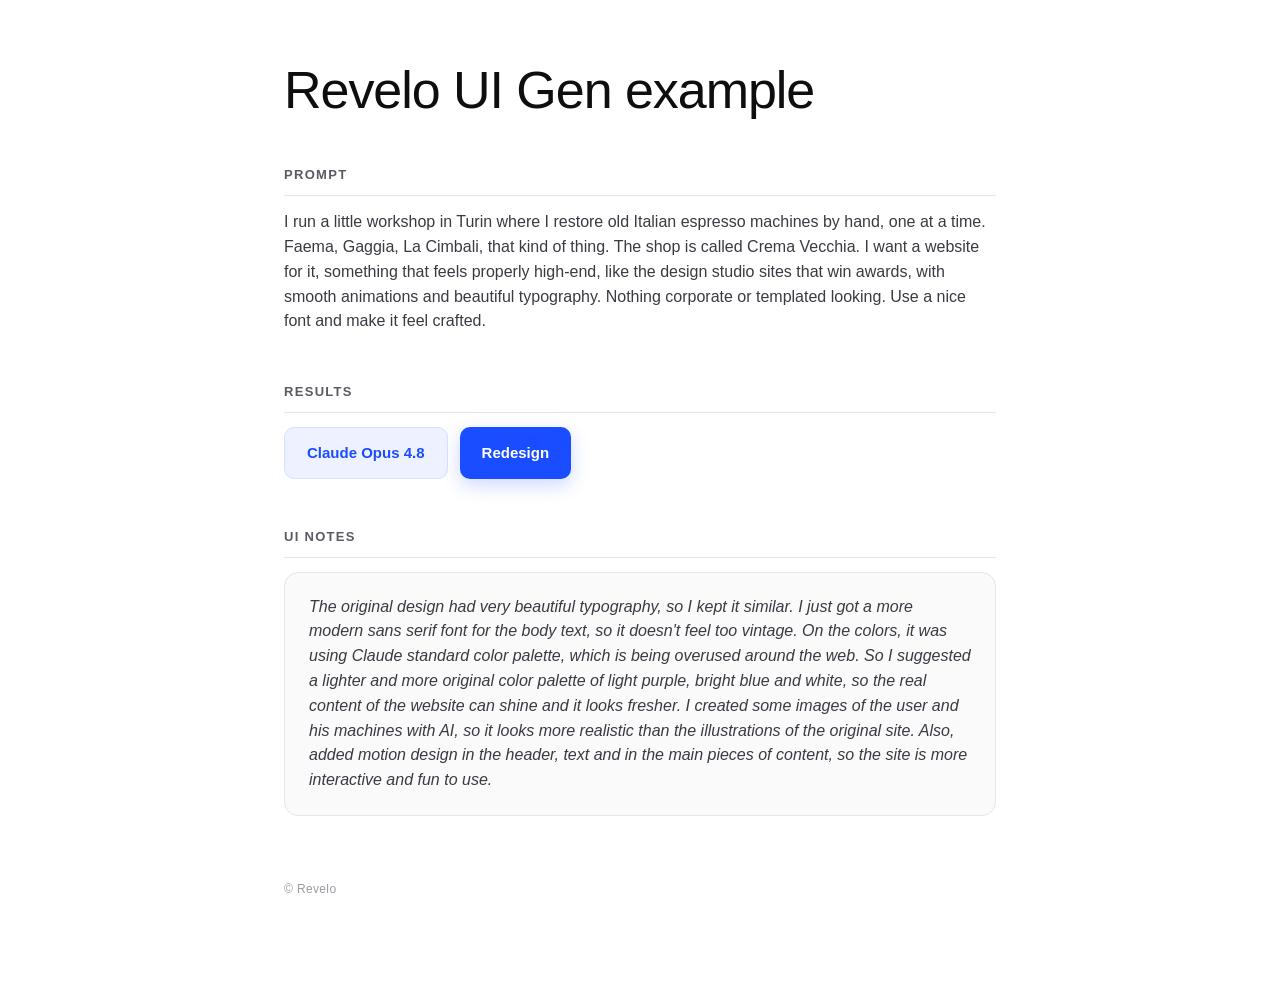
<file: index.html>
<!DOCTYPE html>
<html lang="en">
<head>
<meta charset="UTF-8">
<meta name="viewport" content="width=device-width, initial-scale=1">
<title>Revelo UI Gen example</title>
<style>
  :root{
    --ink:#0e0e10;
    --paper:#ffffff;
    --muted:#5a5a63;
    --line:#e6e6ea;
    --accent:#1a4dff;
    --accent-soft:#eef1ff;
  }
  *{box-sizing:border-box}
  body{
    margin:0;
    font-family:-apple-system,BlinkMacSystemFont,"Segoe UI",Helvetica,Arial,sans-serif;
    color:var(--ink);
    background:var(--paper);
    line-height:1.55;
    -webkit-font-smoothing:antialiased;
  }
  .wrap{max-width:760px;margin:0 auto;padding:64px 24px 96px}
  .brand{
    display:inline-flex;align-items:center;gap:8px;
    font-size:13px;font-weight:600;letter-spacing:.04em;text-transform:uppercase;
    color:var(--accent);margin-bottom:40px;
  }
  .brand .dot{width:9px;height:9px;border-radius:50%;background:var(--accent);display:inline-block}
  h1{
    font-size:clamp(34px,6vw,52px);
    line-height:1.02;
    letter-spacing:-.02em;
    font-weight:400;
    margin:0 0 8px;
  }
  .eyebrow{
    font-size:12px;font-weight:700;letter-spacing:.12em;text-transform:uppercase;
    color:var(--muted);margin:0 0 32px;
  }
  h2{
    font-size:13px;font-weight:700;letter-spacing:.1em;text-transform:uppercase;
    color:var(--muted);
    margin:48px 0 14px;padding-bottom:10px;border-bottom:1px solid var(--line);
  }
  p{margin:0 0 16px;color:#2a2a30}
  .prompt p{color:#3a3a42}
  .buttons{display:flex;flex-wrap:wrap;gap:12px;margin-top:8px}
  .btn{
    display:inline-flex;align-items:center;gap:8px;
    padding:13px 22px;border-radius:10px;
    font-size:15px;font-weight:600;text-decoration:none;
    transition:transform .12s ease, box-shadow .12s ease;
  }
  .btn:hover{transform:translateY(-1px)}
  .btn--primary{background:var(--accent);color:#fff;box-shadow:0 6px 18px rgba(26,77,255,.22)}
  .btn--ghost{background:var(--accent-soft);color:var(--accent);border:1px solid #d9e0ff}
  .notes{
    background:#fafafb;border:1px solid var(--line);border-radius:14px;
    padding:22px 24px;margin-top:14px;
  }
  .notes p{margin:0;color:#3a3a42}
  footer{margin-top:64px;font-size:12px;color:#9a9aa2;letter-spacing:.03em}
</style>
</head>
<body>
<div class="wrap">

  <h1>Revelo UI Gen example</h1>

  <h2>Prompt</h2>
  <div class="prompt">
    <p>
      I run a little workshop in Turin where I restore old Italian espresso machines by hand, one at a time. Faema, Gaggia, La Cimbali, that kind of thing. The shop is called Crema Vecchia. I want a website for it, something that feels properly high-end, like the design studio sites that win awards, with smooth animations and beautiful typography. Nothing corporate or templated looking. Use a nice font and make it feel crafted.
    </p>
  </div>

  <h2>Results</h2>
  <div class="buttons">
    <a class="btn btn--ghost" href="model/index.html" target="_blank">Claude Opus 4.8</a>
    <a class="btn btn--primary" href="redesign" target="_blank">Redesign</a>
  </div>

  <h2>UI Notes</h2>
  <div class="notes">
    <p>
      <em>The original design had very beautiful typography, so I kept it similar. I just got a more modern sans serif font for the body text, so it doesn't feel too vintage. On the colors, it was using Claude standard color palette, which is being overused around the web. So I suggested a lighter and more original color palette of light purple, bright blue and white, so the real content of the website can shine and it looks fresher. I created some images of the user and his machines with AI, so it looks more realistic than the illustrations of the original site. Also, added motion design in the header, text and in the main pieces of content, so the site is more interactive and fun to use.</em>
    </p>
  </div>

  <footer>© Revelo</footer>

</div>
</body>
</html>
</file>
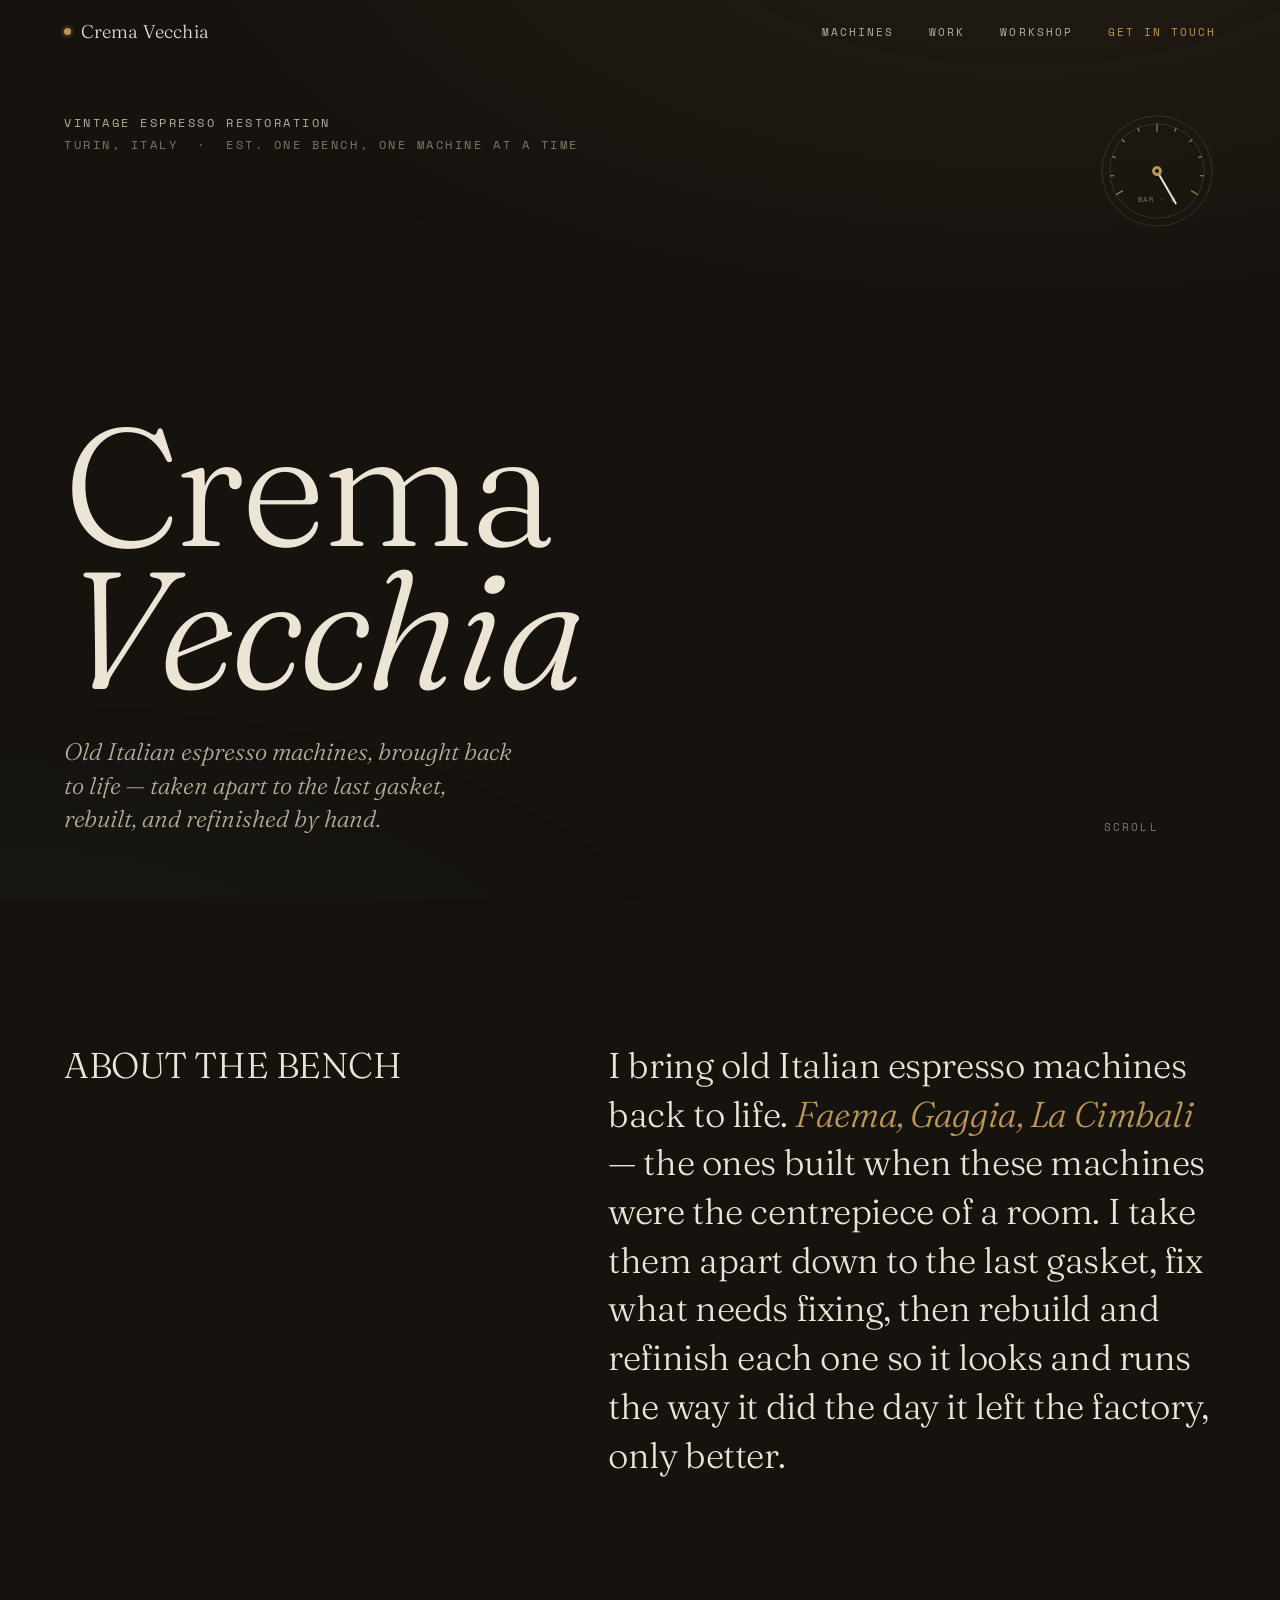
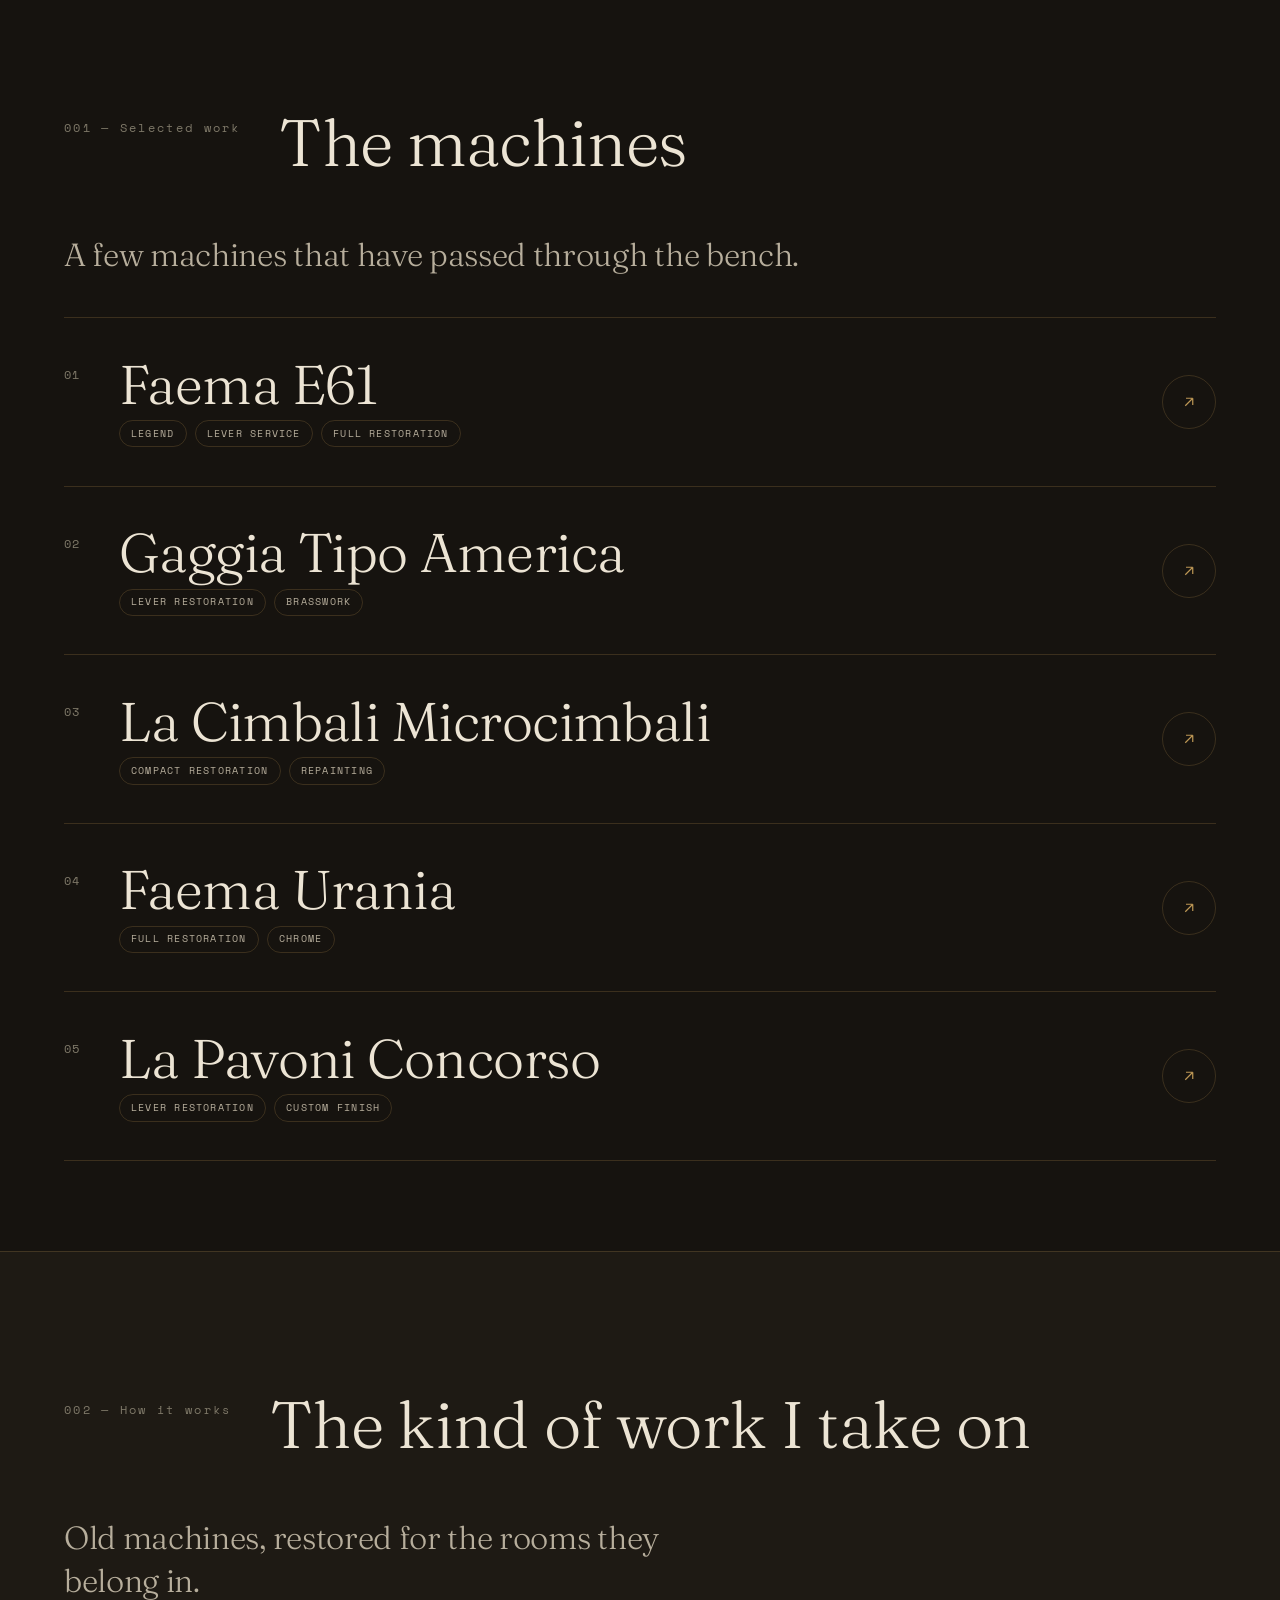
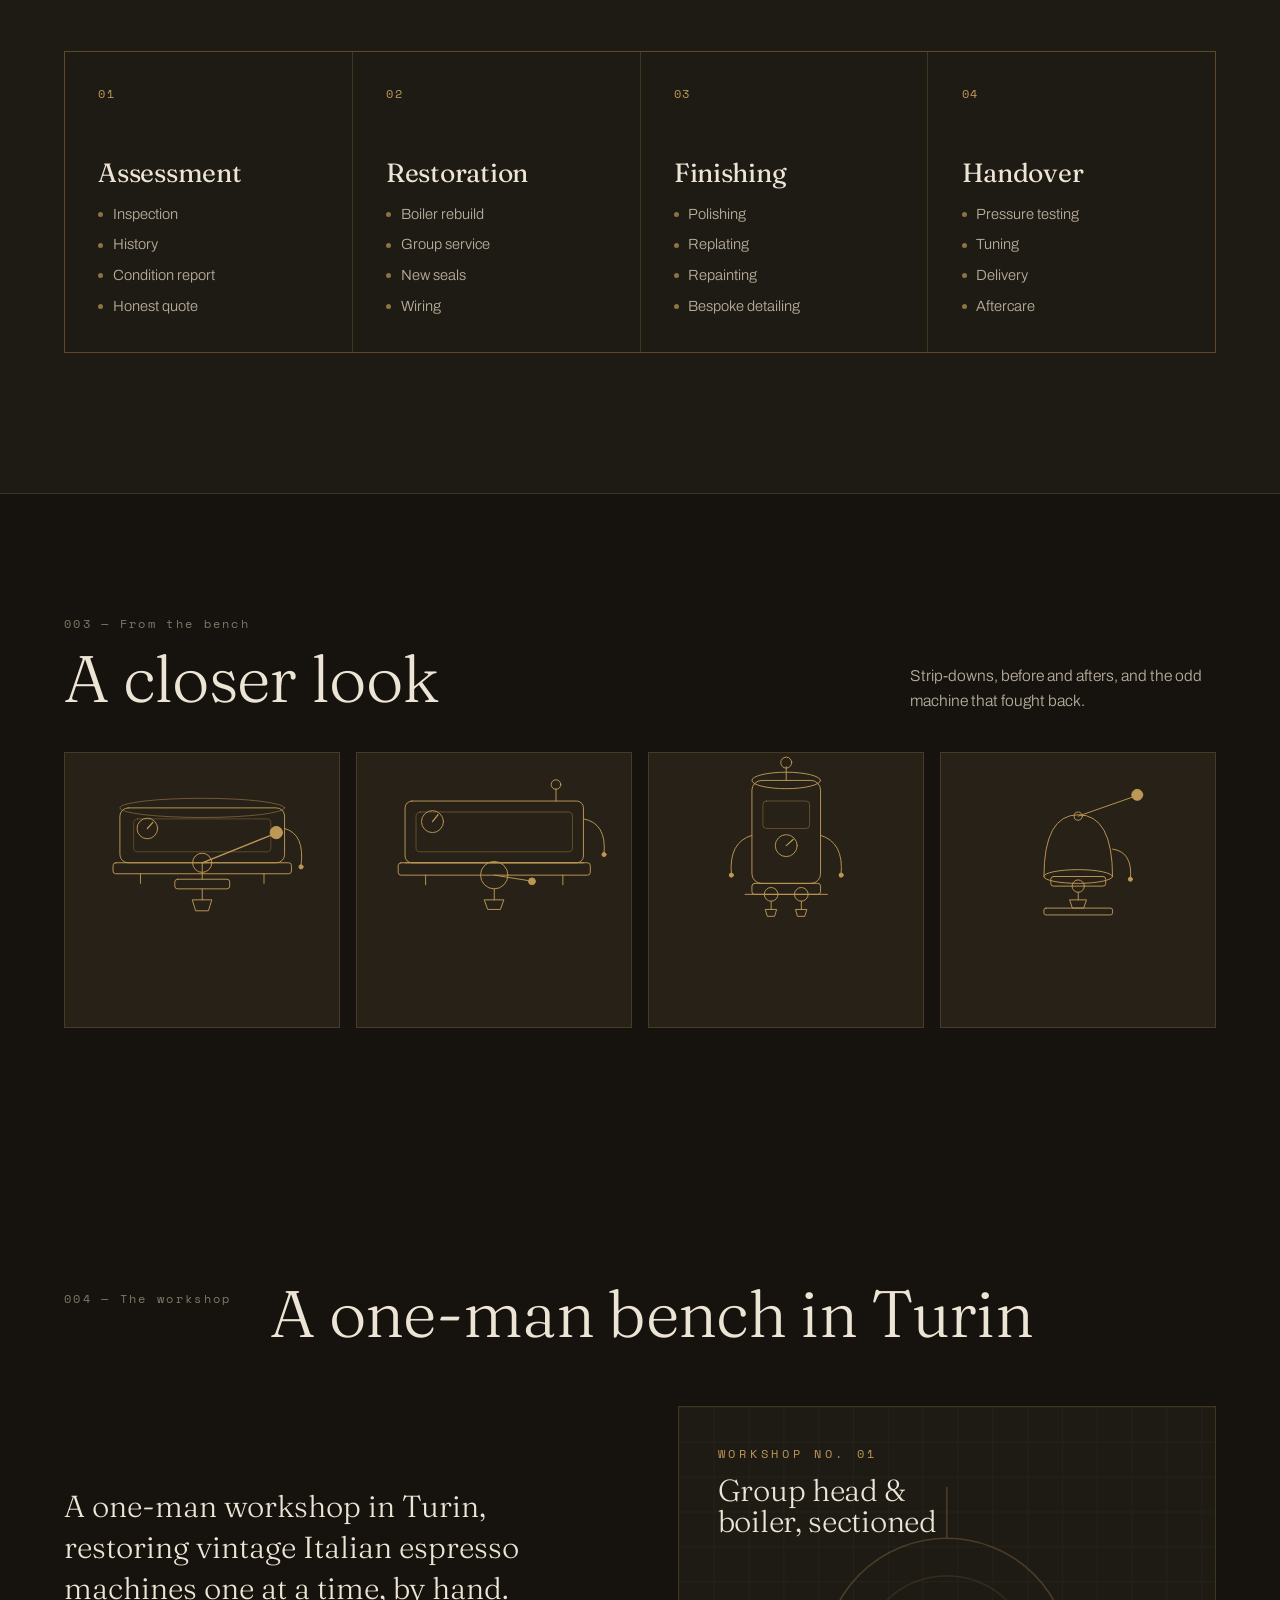
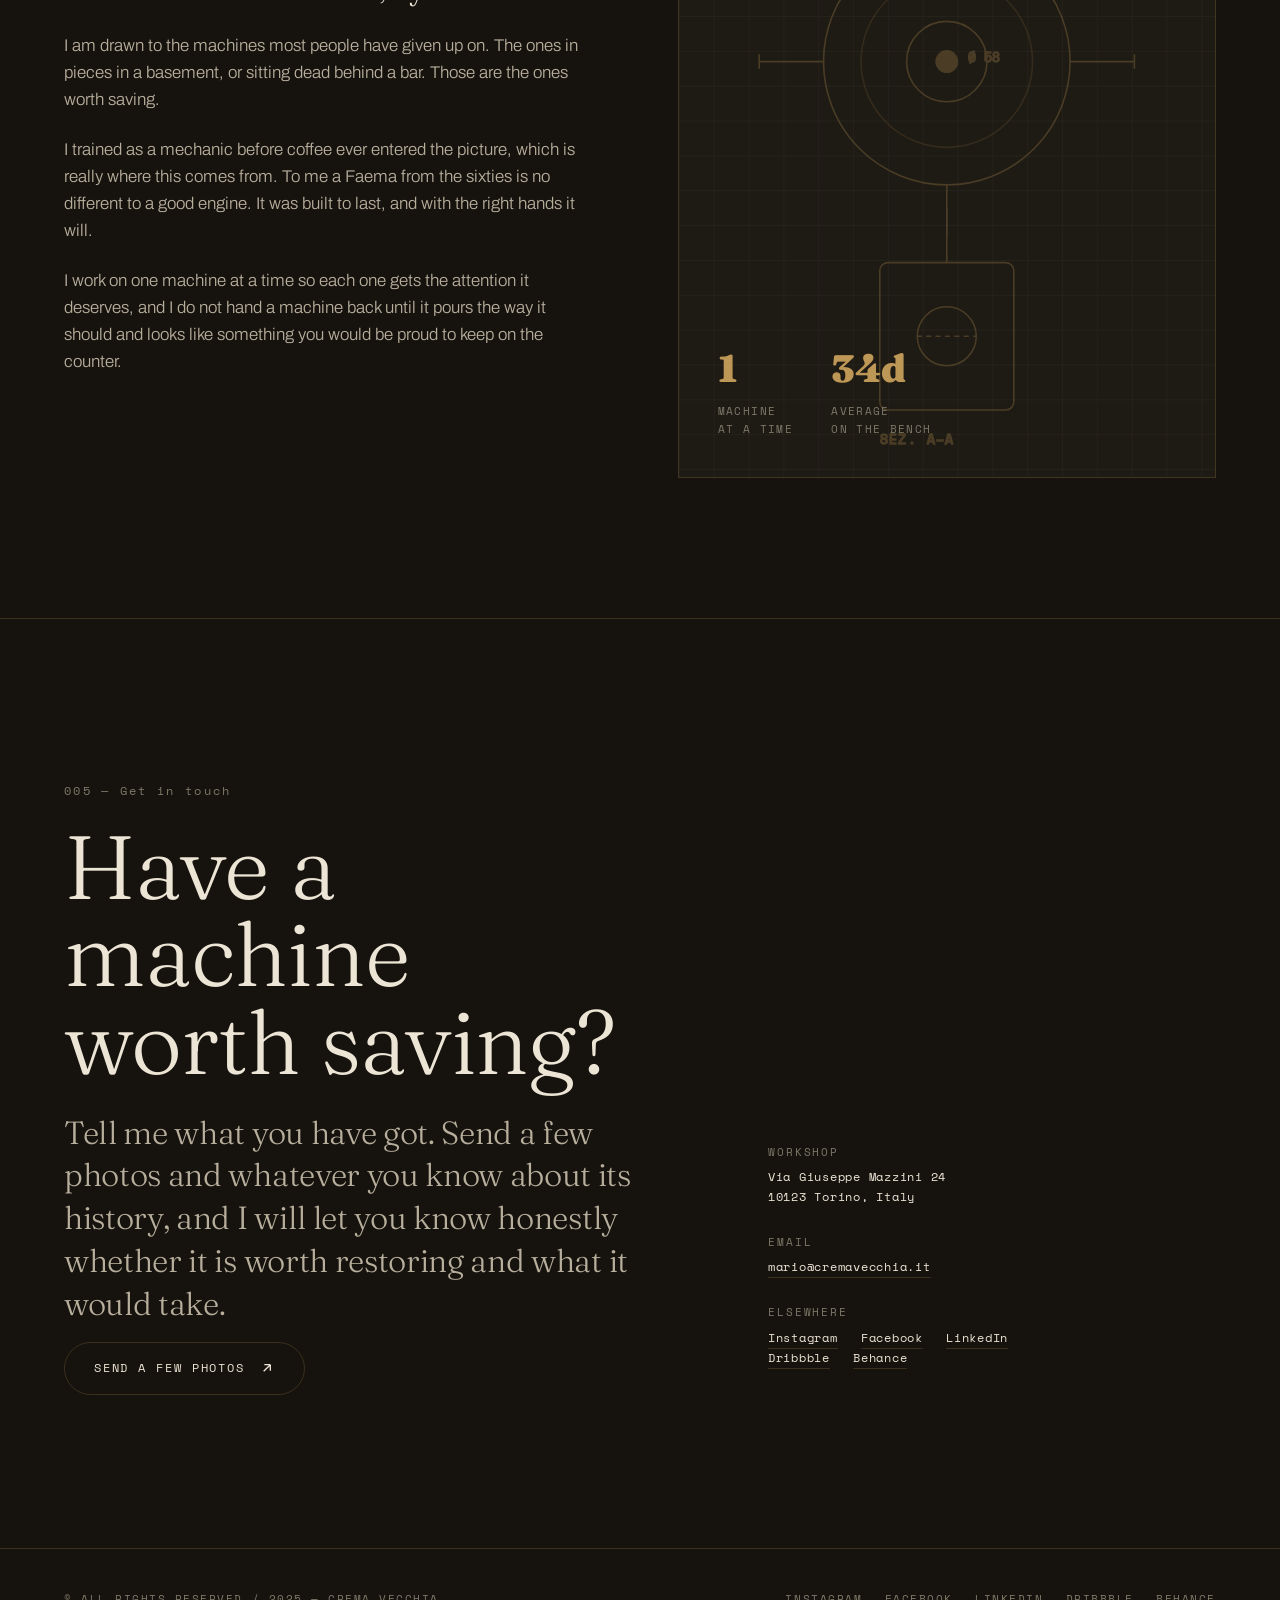
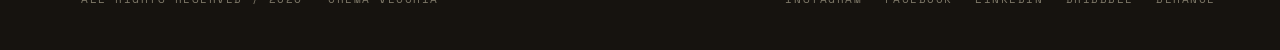
<file: model/index.html>
<!DOCTYPE html>
<html lang="en">
<head>
<meta charset="UTF-8">
<meta name="viewport" content="width=device-width, initial-scale=1">
<title>Crema Vecchia — Vintage Italian Espresso Machine Restoration, Turin</title>
<meta name="description" content="A one-man workshop in Turin restoring vintage Italian espresso machines — Faema, Gaggia, La Cimbali — one at a time, by hand.">
<link rel="stylesheet" href="fonts.css">
<link rel="stylesheet" href="style.css">
</head>
<body>

<!-- ===================== NAV ===================== -->
<header class="nav" id="nav">
  <a class="nav__brand" href="#top"><span class="dot"></span> Crema Vecchia</a>
  <nav class="nav__links" id="navlinks">
    <a href="#machines">Machines</a>
    <a href="#process">Work</a>
    <a href="#workshop">Workshop</a>
    <a href="#contact" class="nav__cta">Get in touch</a>
  </nav>
  <button class="nav__burger" id="burger" aria-label="Menu"><span></span><span></span><span></span></button>
</header>

<!-- ===================== HERO ===================== -->
<section class="hero wrap" id="top">
  <div class="hero__top">
    <div class="hero__loc">
      <b>Vintage espresso restoration</b><br>
      Turin, Italy &nbsp;·&nbsp; Est. one bench, one machine at a time
    </div>
    <div class="gauge" aria-hidden="true">
      <svg viewBox="0 0 120 120">
        <circle cx="60" cy="60" r="56" fill="none" stroke="var(--line)" stroke-width="1"/>
        <circle cx="60" cy="60" r="48" fill="none" stroke="var(--line)" stroke-width="1"/>
        <!-- ticks -->
        <g stroke="var(--brass)" stroke-width="1.4">
          <!-- generated below by JS for precision; static fallback -->
        </g>
        <g id="gaugeticks" stroke="var(--brass)" stroke-width="1.3" opacity=".75"></g>
        <text x="60" y="92" text-anchor="middle" fill="var(--paper-faint)" font-family="Space Mono, monospace" font-size="7" letter-spacing="1.5">BAR · 9</text>
        <g class="gauge__needle" id="needle">
          <line x1="60" y1="60" x2="60" y2="22" stroke="var(--paper)" stroke-width="2" stroke-linecap="round"/>
          <circle cx="60" cy="60" r="5" fill="var(--brass)"/>
          <circle cx="60" cy="60" r="2" fill="var(--ink)"/>
        </g>
      </svg>
    </div>
  </div>

  <div class="hero__name" id="heroName">
    <div class="display" aria-label="Crema Vecchia">
      <span class="line"><span class="glyph">C</span><span class="glyph">r</span><span class="glyph">e</span><span class="glyph">m</span><span class="glyph">a</span></span>
      <span class="line" style="display:block"><span class="glyph italic" style="font-style:italic">V</span><span class="glyph italic" style="font-style:italic">e</span><span class="glyph italic" style="font-style:italic">c</span><span class="glyph italic" style="font-style:italic">c</span><span class="glyph italic" style="font-style:italic">h</span><span class="glyph italic" style="font-style:italic">i</span><span class="glyph italic" style="font-style:italic">a</span></span>
    </div>
  </div>

  <div class="hero__base">
    <p class="hero__tag">Old Italian espresso machines, brought back to life — taken apart to the last gasket, rebuilt, and refinished by hand.</p>
    <div class="hero__scroll">Scroll <span class="ln"></span></div>
  </div>
</section>

<!-- ===================== INTRO / ABOUT (short) ===================== -->
<section class="intro wrap" id="about">
  <div class="intro__grid">
    <div class="intro__label">
      <p class="eyebrow">About the bench</p>
    </div>
    <div class="intro__copy reveal">
      <p>I bring old Italian espresso machines back to life. <span class="em">Faema, Gaggia, La Cimbali</span> — the ones built when these machines were the centrepiece of a room. I take them apart down to the last gasket, fix what needs fixing, then rebuild and refinish each one so it looks and runs the way it did the day it left the factory, only better.</p>
    </div>
  </div>
</section>

<!-- ===================== MACHINES ===================== -->
<section class="machines wrap" id="machines">
  <div class="sec-head">
    <span class="sec-no">001 — Selected work</span>
    <h2 class="h2 serif">The machines</h2>
  </div>
  <p class="lead reveal" style="max-width:40ch;margin-bottom:2.5rem;color:var(--paper-dim)">A few machines that have passed through the bench.</p>

  <div class="mlist" id="mlist">
    <!-- rows injected by JS from CASES -->
  </div>
</section>

<!-- ===================== PROCESS ===================== -->
<section class="process" id="process">
  <div class="wrap">
    <div class="sec-head">
      <span class="sec-no">002 — How it works</span>
      <h2 class="h2 serif">The kind of work I take on</h2>
    </div>
    <p class="lead reveal" style="max-width:34ch;color:var(--paper-dim)">Old machines, restored for the rooms they belong in.</p>

    <div class="pgrid">
      <div class="pcard reveal" data-d="0">
        <span class="pcard__no">01</span>
        <h3 class="serif">Assessment</h3>
        <ul><li>Inspection</li><li>History</li><li>Condition report</li><li>Honest quote</li></ul>
      </div>
      <div class="pcard reveal" data-d="1">
        <span class="pcard__no">02</span>
        <h3 class="serif">Restoration</h3>
        <ul><li>Boiler rebuild</li><li>Group service</li><li>New seals</li><li>Wiring</li></ul>
      </div>
      <div class="pcard reveal" data-d="2">
        <span class="pcard__no">03</span>
        <h3 class="serif">Finishing</h3>
        <ul><li>Polishing</li><li>Replating</li><li>Repainting</li><li>Bespoke detailing</li></ul>
      </div>
      <div class="pcard reveal" data-d="3">
        <span class="pcard__no">04</span>
        <h3 class="serif">Handover</h3>
        <ul><li>Pressure testing</li><li>Tuning</li><li>Delivery</li><li>Aftercare</li></ul>
      </div>
    </div>
  </div>
</section>

<!-- ===================== INSTAGRAM ===================== -->
<section class="ig wrap" id="instagram">
  <div class="ig__head">
    <div>
      <span class="sec-no" style="display:block;margin-bottom:.8rem">003 — From the bench</span>
      <h2 class="h2 serif">A closer look</h2>
    </div>
    <p style="max-width:34ch;color:var(--paper-dim);font-size:.98rem">Strip-downs, before and afters, and the odd machine that fought back.</p>
  </div>
  <div class="ig__strip" id="igstrip"><!-- cells injected --></div>
</section>

<!-- ===================== WORKSHOP / ABOUT ===================== -->
<section class="shop wrap" id="workshop">
  <div class="sec-head">
    <span class="sec-no">004 — The workshop</span>
    <h2 class="h2 serif">A one-man bench in Turin</h2>
  </div>
  <div class="shop__grid">
    <div class="shop__copy reveal">
      <p>A one-man workshop in Turin, restoring vintage Italian espresso machines one at a time, by hand.</p>
      <p>I am drawn to the machines most people have given up on. The ones in pieces in a basement, or sitting dead behind a bar. Those are the ones worth saving.</p>
      <p>I trained as a mechanic before coffee ever entered the picture, which is really where this comes from. To me a Faema from the sixties is no different to a good engine. It was built to last, and with the right hands it will.</p>
      <p>I work on one machine at a time so each one gets the attention it deserves, and I do not hand a machine back until it pours the way it should and looks like something you would be proud to keep on the counter.</p>
    </div>
    <aside class="shop__panel reveal" data-d="1">
      <div class="blueprint" aria-hidden="true">__BLUEPRINT__</div>
      <div class="meta">
        <span class="eyebrow">Workshop no. 01</span>
        <h3 class="serif">Group head &<br>boiler, sectioned</h3>
      </div>
      <div class="shop__stat">
        <div><b>1</b>machine<br>at a time</div>
        <div><b>34d</b>average<br>on the bench</div>
      </div>
    </aside>
  </div>
</section>

<!-- ===================== CONTACT ===================== -->
<section class="contact wrap" id="contact">
  <div class="contact__grid">
    <div class="reveal">
      <span class="sec-no" style="display:block;margin-bottom:1.4rem">005 — Get in touch</span>
      <h2 class="serif">Have a machine<br>worth saving?</h2>
      <p class="lead">Tell me what you have got. Send a few photos and whatever you know about its history, and I will let you know honestly whether it is worth restoring and what it would take.</p>
      <a class="mailbtn" href="mailto:mario@cremavecchia.it">
        Send a few photos
        <svg viewBox="0 0 24 24" fill="none" stroke="currentColor" stroke-width="2"><path d="M7 17L17 7M17 7H8M17 7V16"/></svg>
      </a>
    </div>
    <dl class="contact__details reveal" data-d="1">
      <dt>Workshop</dt>
      <dd>Via Giuseppe Mazzini 24<br>10123 Torino, Italy</dd>
      <dt>Email</dt>
      <dd><a href="mailto:mario@cremavecchia.it">mario@cremavecchia.it</a></dd>
      <dt>Elsewhere</dt>
      <dd>
        <a href="#">Instagram</a> &nbsp; <a href="#">Facebook</a> &nbsp; <a href="#">LinkedIn</a><br>
        <a href="#">Dribbble</a> &nbsp; <a href="#">Behance</a>
      </dd>
    </dl>
  </div>
</section>

<!-- ===================== FOOTER ===================== -->
<footer class="foot wrap">
  <div class="foot__row">
    <span>© All rights reserved / 2025 — Crema Vecchia</span>
    <div class="foot__socials">
      <a href="#">Instagram</a><a href="#">Facebook</a><a href="#">LinkedIn</a><a href="#">Dribbble</a><a href="#">Behance</a>
    </div>
  </div>
</footer>

<!-- ===================== CASE STUDY OVERLAY ===================== -->
<div class="case" id="case" role="dialog" aria-modal="true" aria-label="Case study">
  <div class="case__bar">
    <span class="lbl" id="caseBar">Case study</span>
    <button class="case__close" id="caseClose">Close <svg viewBox="0 0 24 24" width="14" height="14" fill="none" stroke="currentColor" stroke-width="2"><path d="M6 6l12 12M18 6L6 18"/></svg></button>
  </div>
  <div class="wrap" id="caseContent"></div>
</div>

<script src="machines.js"></script>
<script src="app.js"></script>
</body>
</html>
</file>
<file: model/fonts.css>
/* Crema Vecchia — self-hosted typefaces */

/* Fraunces — display / editorial serif */
@font-face{font-family:'Fraunces';font-style:normal;font-weight:300;font-display:swap;src:url('fonts/fraunces-latin-300-normal.woff2') format('woff2');}
@font-face{font-family:'Fraunces';font-style:normal;font-weight:400;font-display:swap;src:url('fonts/fraunces-latin-400-normal.woff2') format('woff2');}
@font-face{font-family:'Fraunces';font-style:normal;font-weight:500;font-display:swap;src:url('fonts/fraunces-latin-500-normal.woff2') format('woff2');}
@font-face{font-family:'Fraunces';font-style:normal;font-weight:600;font-display:swap;src:url('fonts/fraunces-latin-600-normal.woff2') format('woff2');}
@font-face{font-family:'Fraunces';font-style:normal;font-weight:900;font-display:swap;src:url('fonts/fraunces-latin-900-normal.woff2') format('woff2');}
@font-face{font-family:'Fraunces';font-style:italic;font-weight:300;font-display:swap;src:url('fonts/fraunces-latin-300-italic.woff2') format('woff2');}
@font-face{font-family:'Fraunces';font-style:italic;font-weight:400;font-display:swap;src:url('fonts/fraunces-latin-400-italic.woff2') format('woff2');}

/* Archivo — grotesque body / UI */
@font-face{font-family:'Archivo';font-style:normal;font-weight:300;font-display:swap;src:url('fonts/archivo-latin-300-normal.woff2') format('woff2');}
@font-face{font-family:'Archivo';font-style:normal;font-weight:400;font-display:swap;src:url('fonts/archivo-latin-400-normal.woff2') format('woff2');}
@font-face{font-family:'Archivo';font-style:normal;font-weight:500;font-display:swap;src:url('fonts/archivo-latin-500-normal.woff2') format('woff2');}
@font-face{font-family:'Archivo';font-style:normal;font-weight:600;font-display:swap;src:url('fonts/archivo-latin-600-normal.woff2') format('woff2');}

/* Space Mono — technical data / spec sheets */
@font-face{font-family:'Space Mono';font-style:normal;font-weight:400;font-display:swap;src:url('fonts/space-mono-latin-400-normal.woff2') format('woff2');}
@font-face{font-family:'Space Mono';font-style:normal;font-weight:700;font-display:swap;src:url('fonts/space-mono-latin-700-normal.woff2') format('woff2');}
</file>
<file: model/style.css>
/* ============================================================
   CREMA VECCHIA — vintage espresso machine restoration, Turin
   Design: "The Bench" — engineering as craft.
   Ink & brass & chrome. Hairline machined detailing.
   ============================================================ */

:root{
  --ink:        #16130F;   /* warm near-black — machine oil       */
  --ink-2:      #1E1A14;   /* raised panel                        */
  --ink-3:      #272118;   /* card / hover                        */
  --paper:      #ECE4D4;   /* warm off-white                      */
  --paper-dim:  #B7AE9C;   /* muted body text on dark             */
  --paper-faint:#7E7868;   /* captions, faint labels              */
  --brass:      #BD9755;   /* polished brass accent               */
  --brass-deep: #8A6B36;   /* engraved brass                      */
  --patina:     #4E6F69;   /* secondary — boiler patina teal      */
  --line:       rgba(189,151,85,.22);  /* hairline rule           */
  --line-soft:  rgba(236,228,212,.10);

  --serif: 'Fraunces', Georgia, serif;
  --sans:  'Archivo', system-ui, sans-serif;
  --mono:  'Space Mono', ui-monospace, monospace;

  --pad: clamp(1.4rem, 5vw, 6rem);
  --maxw: 1320px;
  --ease: cubic-bezier(.22,.61,.36,1);
}

*{ box-sizing:border-box; margin:0; padding:0; }
html{ scroll-behavior:smooth; -webkit-text-size-adjust:100%; }
@media (prefers-reduced-motion: reduce){
  html{ scroll-behavior:auto; }
  *{ animation-duration:.001ms !important; transition-duration:.001ms !important; }
}

body{
  background:var(--ink);
  color:var(--paper);
  font-family:var(--sans);
  font-weight:300;
  line-height:1.6;
  -webkit-font-smoothing:antialiased;
  text-rendering:optimizeLegibility;
  overflow-x:hidden;
}

/* subtle machined-grain over the whole page */
body::before{
  content:""; position:fixed; inset:0; z-index:0; pointer-events:none;
  background:
    radial-gradient(120% 80% at 80% -10%, rgba(189,151,85,.07), transparent 60%),
    radial-gradient(100% 60% at 0% 110%, rgba(78,111,105,.06), transparent 55%);
}

::selection{ background:var(--brass); color:var(--ink); }

a{ color:inherit; text-decoration:none; }
img{ max-width:100%; display:block; }

/* ---------- type scale ---------- */
.eyebrow{
  font-family:var(--mono); font-size:.72rem; font-weight:400;
  letter-spacing:.32em; text-transform:uppercase; color:var(--brass);
}
.serif{ font-family:var(--serif); }
.italic{ font-style:italic; }

h1,h2,h3{ font-family:var(--serif); font-weight:400; line-height:1.02; letter-spacing:-.01em; }

.display{
  font-family:var(--serif); font-weight:300;
  font-size:clamp(3.4rem, 13vw, 12.5rem);
  line-height:.86; letter-spacing:-.025em;
}

.h2{ font-size:clamp(2rem, 5.2vw, 4.1rem); font-weight:300; }
.lead{
  font-family:var(--serif); font-weight:300;
  font-size:clamp(1.35rem, 2.5vw, 2.05rem); line-height:1.34;
  letter-spacing:-.01em; color:var(--paper);
}

/* ---------- layout helpers ---------- */
.wrap{ width:100%; max-width:var(--maxw); margin-inline:auto; padding-inline:var(--pad); position:relative; z-index:1; }
section{ position:relative; z-index:1; }

.rule{ height:1px; background:var(--line); border:0; }

/* section index marker */
.sec-head{ display:flex; align-items:flex-start; gap:1.2rem 2.4rem; margin-bottom:clamp(2rem,5vw,3.6rem); flex-wrap:wrap; }
.sec-no{ font-family:var(--mono); font-size:.72rem; letter-spacing:.2em; color:var(--paper-faint); padding-top:.55rem; flex:none; }
.sec-head h2{ flex:1 1 auto; min-width:min(100%, 14ch); }

/* =========================================================
   NAV
   ========================================================= */
.nav{
  position:fixed; top:0; left:0; right:0; z-index:50;
  display:flex; align-items:center; justify-content:space-between;
  padding:1.05rem var(--pad);
  mix-blend-mode:normal;
  transition:background .5s var(--ease), border-color .5s var(--ease), padding .4s var(--ease);
  border-bottom:1px solid transparent;
}
.nav.solid{
  background:rgba(22,19,15,.82);
  backdrop-filter:blur(14px) saturate(1.1);
  border-bottom:1px solid var(--line);
  padding-block:.8rem;
}
.nav__brand{ font-family:var(--serif); font-size:1.15rem; letter-spacing:.01em; display:flex; align-items:center; gap:.6rem; }
.nav__brand .dot{ width:7px; height:7px; border-radius:50%; background:var(--brass); box-shadow:0 0 0 3px rgba(189,151,85,.16); }
.nav__links{ display:flex; gap:2.2rem; align-items:center; }
.nav__links a{
  font-family:var(--mono); font-size:.7rem; letter-spacing:.18em; text-transform:uppercase;
  color:var(--paper-dim); position:relative; padding-block:.3rem;
  transition:color .3s var(--ease);
}
.nav__links a::after{
  content:""; position:absolute; left:0; bottom:0; height:1px; width:0; background:var(--brass);
  transition:width .35s var(--ease);
}
.nav__links a:hover{ color:var(--paper); }
.nav__links a:hover::after{ width:100%; }
.nav__cta{ color:var(--brass) !important; }
.nav__burger{ display:none; background:none; border:0; cursor:pointer; flex-direction:column; gap:5px; padding:.4rem; }
.nav__burger span{ display:block; width:24px; height:1.5px; background:var(--paper); transition:.3s var(--ease); }

@media (max-width:860px){
  .nav__links{
    position:fixed; inset:0; background:var(--ink); flex-direction:column; justify-content:center;
    gap:2rem; transform:translateY(-100%); transition:transform .55s var(--ease); z-index:49;
  }
  .nav__links.open{ transform:translateY(0); }
  .nav__links a{ font-size:1rem; }
  .nav__burger{ display:flex; z-index:51; }
  .nav.menu-open .nav__burger span:nth-child(1){ transform:translateY(6.5px) rotate(45deg); }
  .nav.menu-open .nav__burger span:nth-child(2){ opacity:0; }
  .nav.menu-open .nav__burger span:nth-child(3){ transform:translateY(-6.5px) rotate(-45deg); }
}

/* =========================================================
   HERO
   ========================================================= */
.hero{
  min-height:100svh; display:flex; flex-direction:column; justify-content:flex-end;
  padding-bottom:clamp(2rem,5vw,4rem); padding-top:7rem; position:relative; overflow:hidden;
}
.hero__top{
  display:flex; justify-content:space-between; align-items:flex-start; gap:2rem;
  margin-bottom:auto; flex-wrap:wrap;
}
.hero__loc{ font-family:var(--mono); font-size:.72rem; letter-spacing:.22em; text-transform:uppercase; color:var(--paper-faint); line-height:1.9; }
.hero__loc b{ color:var(--paper-dim); font-weight:400; }

/* the gauge — signature element */
.gauge{ width:118px; height:118px; position:relative; flex:none; }
.gauge svg{ width:100%; height:100%; overflow:visible; }
.gauge__needle{ transform-origin:60px 60px; transition:transform 1.6s var(--ease); }

.hero__name{ position:relative; }
.hero__name .display{ color:var(--paper); }
.hero__name .display .glyph{ display:inline-block; transform:translateY(108%); opacity:0; }
.hero__name.in .display .glyph{ transform:translateY(0); opacity:1; transition:transform 1.05s var(--ease), opacity 1.05s var(--ease); }

.hero__base{
  display:flex; justify-content:space-between; align-items:flex-end; gap:2rem;
  margin-top:clamp(1.2rem,3vw,2.2rem); flex-wrap:wrap;
}
.hero__tag{
  font-family:var(--serif); font-style:italic; font-weight:300;
  font-size:clamp(1.05rem,2vw,1.5rem); color:var(--paper-dim); max-width:30ch; line-height:1.4;
}
.hero__scroll{ font-family:var(--mono); font-size:.68rem; letter-spacing:.2em; text-transform:uppercase; color:var(--paper-faint); display:flex; align-items:center; gap:.7rem; }
.hero__scroll .ln{ width:46px; height:1px; background:var(--brass); position:relative; overflow:hidden; }
.hero__scroll .ln::after{ content:""; position:absolute; inset:0; background:var(--ink); animation:wipe 2.4s var(--ease) infinite; }
@keyframes wipe{ 0%{ transform:translateX(-100%);} 55%,100%{ transform:translateX(100%);} }

/* =========================================================
   ABOUT (intro on home)
   ========================================================= */
.intro{ padding-block:clamp(5rem,11vw,9rem); }
.intro__grid{ display:grid; grid-template-columns:1fr 1.3fr; gap:clamp(2rem,6vw,6rem); align-items:start; }
.intro__label{ position:sticky; top:8rem; }
.intro p{ font-family:var(--serif); font-weight:300; font-size:clamp(1.5rem,2.8vw,2.35rem); line-height:1.36; letter-spacing:-.012em; color:var(--paper); }
.intro p .em{ color:var(--brass); font-style:italic; }
@media (max-width:820px){ .intro__grid{ grid-template-columns:1fr; gap:2rem; } .intro__label{ position:static; } }

/* =========================================================
   MACHINES — index list
   ========================================================= */
.machines{ padding-block:clamp(3rem,7vw,6rem); }
.mlist{ border-top:1px solid var(--line); }
.mrow{
  display:grid; grid-template-columns:auto 1fr auto; gap:clamp(1rem,3vw,3rem); align-items:center;
  padding:clamp(1.5rem,3vw,2.4rem) 0; border-bottom:1px solid var(--line);
  position:relative; cursor:pointer; transition:padding-left .5s var(--ease);
}
.mrow__no{ font-family:var(--mono); font-size:.74rem; color:var(--paper-faint); letter-spacing:.1em; align-self:start; padding-top:.6rem; }
.mrow__name{ display:flex; flex-direction:column; gap:.5rem; }
.mrow__name h3{ font-size:clamp(1.9rem,4.4vw,3.4rem); font-weight:300; transition:color .4s var(--ease); }
.mrow__tags{ display:flex; flex-wrap:wrap; gap:.5rem; }
.tag{
  font-family:var(--mono); font-size:.64rem; letter-spacing:.12em; text-transform:uppercase;
  color:var(--paper-dim); border:1px solid var(--line); border-radius:999px; padding:.28rem .7rem;
  transition:border-color .4s var(--ease), color .4s var(--ease);
}
.mrow__arrow{
  width:54px; height:54px; border-radius:50%; border:1px solid var(--line);
  display:grid; place-items:center; color:var(--brass);
  transition:background .45s var(--ease), transform .45s var(--ease), border-color .45s var(--ease);
}
.mrow__arrow svg{ width:18px; height:18px; transition:transform .45s var(--ease); }
.mrow:hover{ padding-left:1.4rem; }
.mrow:hover .mrow__name h3{ color:var(--brass); }
.mrow:hover .mrow__arrow{ background:var(--brass); color:var(--ink); transform:rotate(-45deg); border-color:var(--brass); }
.mrow:hover .tag{ border-color:var(--brass); color:var(--paper); }
/* sliding brass index marker */
.mrow::before{
  content:""; position:absolute; left:-1.4rem; top:50%; width:0; height:1px; background:var(--brass);
  transform:translateY(-50%); transition:width .5s var(--ease);
}
.mrow:hover::before{ width:1rem; }
@media (max-width:680px){
  .mrow{ grid-template-columns:auto 1fr; }
  .mrow__arrow{ display:none; }
}

/* =========================================================
   PROCESS — the kind of work
   ========================================================= */
.process{ padding-block:clamp(5rem,11vw,9rem); background:var(--ink-2); border-block:1px solid var(--line); }
.pgrid{ display:grid; grid-template-columns:repeat(4,1fr); gap:1px; background:var(--line); border:1px solid var(--line); margin-top:clamp(2rem,4vw,3rem); }
.pcard{ background:var(--ink-2); padding:clamp(1.6rem,2.6vw,2.4rem); min-height:300px; display:flex; flex-direction:column; transition:background .4s var(--ease); }
.pcard:hover{ background:var(--ink-3); }
.pcard__no{ font-family:var(--mono); font-size:.72rem; color:var(--brass); letter-spacing:.15em; margin-bottom:auto; }
.pcard h3{ font-size:1.65rem; font-weight:400; margin:1.4rem 0 1rem; }
.pcard ul{ list-style:none; display:flex; flex-direction:column; gap:.45rem; }
.pcard li{ font-size:.92rem; color:var(--paper-dim); display:flex; align-items:center; gap:.6rem; }
.pcard li::before{ content:""; width:5px; height:5px; background:var(--brass); border-radius:50%; flex:none; opacity:.7; }
@media (max-width:980px){ .pgrid{ grid-template-columns:repeat(2,1fr); } }
@media (max-width:520px){ .pgrid{ grid-template-columns:1fr; } .pcard{ min-height:0; } }

/* =========================================================
   INSTAGRAM strip
   ========================================================= */
.ig{ padding-block:clamp(4rem,9vw,7rem); }
.ig__head{ display:flex; justify-content:space-between; align-items:flex-end; gap:2rem; flex-wrap:wrap; margin-bottom:2.4rem; }
.ig__strip{ display:grid; grid-template-columns:repeat(4,1fr); gap:clamp(.6rem,1.2vw,1rem); }
.ig__cell{ aspect-ratio:1; position:relative; overflow:hidden; background:var(--ink-3); border:1px solid var(--line); }
.ig__cell .frag{ position:absolute; inset:0; }
.ig__cell figcaption{
  position:absolute; left:0; right:0; bottom:0; padding:.7rem .8rem; font-family:var(--mono);
  font-size:.6rem; letter-spacing:.1em; text-transform:uppercase; color:var(--paper-dim);
  background:linear-gradient(transparent, rgba(22,19,15,.9)); transform:translateY(110%); transition:transform .4s var(--ease);
}
.ig__cell:hover figcaption{ transform:translateY(0); }
@media (max-width:680px){ .ig__strip{ grid-template-columns:repeat(2,1fr); } }

/* =========================================================
   WORKSHOP (about) section
   ========================================================= */
.shop{ padding-block:clamp(5rem,11vw,9rem); }
.shop__grid{ display:grid; grid-template-columns:1fr 1fr; gap:clamp(2.5rem,6vw,6rem); align-items:center; }
.shop__copy p{ font-size:1.06rem; color:var(--paper-dim); margin-bottom:1.4rem; max-width:52ch; }
.shop__copy p:first-of-type{ font-family:var(--serif); font-size:clamp(1.4rem,2.4vw,1.9rem); color:var(--paper); line-height:1.36; font-weight:300; }
.shop__panel{
  border:1px solid var(--line); padding:clamp(1.8rem,3vw,2.6rem); background:var(--ink-2);
  position:relative; aspect-ratio:4/5; display:flex; flex-direction:column; justify-content:space-between; overflow:hidden;
}
.shop__panel .blueprint{ position:absolute; inset:0; opacity:.5; }
.shop__panel .meta{ position:relative; z-index:2; }
.shop__panel .meta .eyebrow{ display:block; margin-bottom:.7rem; }
.shop__panel .meta h3{ font-size:1.9rem; font-weight:300; }
.shop__stat{ position:relative; z-index:2; display:flex; gap:2.4rem; font-family:var(--mono); font-size:.7rem; letter-spacing:.12em; text-transform:uppercase; color:var(--paper-faint); }
.shop__stat b{ display:block; font-family:var(--serif); font-size:2.4rem; letter-spacing:-.02em; color:var(--brass); margin-bottom:.2rem; text-transform:none; }
@media (max-width:820px){ .shop__grid{ grid-template-columns:1fr; gap:2.5rem; } .shop__panel{ aspect-ratio:16/11; } }

/* =========================================================
   CONTACT
   ========================================================= */
.contact{ padding-block:clamp(5rem,12vw,10rem); border-top:1px solid var(--line); }
.contact__grid{ display:grid; grid-template-columns:1.4fr 1fr; gap:clamp(2.5rem,6vw,6rem); align-items:end; }
.contact h2{ font-size:clamp(2.4rem,7vw,6rem); font-weight:300; line-height:.98; margin-bottom:1.6rem; }
.contact .lead{ color:var(--paper-dim); max-width:46ch; }
.contact__details{ font-family:var(--mono); font-size:.78rem; letter-spacing:.06em; }
.contact__details dt{ color:var(--paper-faint); text-transform:uppercase; letter-spacing:.18em; font-size:.66rem; margin-bottom:.4rem; }
.contact__details dd{ margin-bottom:1.7rem; line-height:1.6; }
.contact__details dd a{ border-bottom:1px solid var(--line); transition:border-color .3s var(--ease), color .3s; padding-bottom:1px; }
.contact__details dd a:hover{ border-color:var(--brass); color:var(--brass); }
.mailbtn{
  display:inline-flex; align-items:center; gap:.9rem; margin-top:1rem;
  font-family:var(--mono); font-size:.74rem; letter-spacing:.16em; text-transform:uppercase;
  border:1px solid var(--line); border-radius:999px; padding:1rem 1.8rem; color:var(--paper);
  transition:background .4s var(--ease), color .4s var(--ease), border-color .4s var(--ease);
}
.mailbtn svg{ width:16px; height:16px; transition:transform .4s var(--ease); }
.mailbtn:hover{ background:var(--brass); color:var(--ink); border-color:var(--brass); }
.mailbtn:hover svg{ transform:translate(3px,-3px); }
@media (max-width:760px){ .contact__grid{ grid-template-columns:1fr; gap:3rem; } }

/* =========================================================
   FOOTER
   ========================================================= */
.foot{ padding-block:2.6rem; border-top:1px solid var(--line); }
.foot__row{ display:flex; justify-content:space-between; align-items:center; gap:1.5rem; flex-wrap:wrap; font-family:var(--mono); font-size:.68rem; letter-spacing:.14em; text-transform:uppercase; color:var(--paper-faint); }
.foot__socials{ display:flex; gap:1.4rem; }
.foot__socials a{ transition:color .3s; }
.foot__socials a:hover{ color:var(--brass); }

/* =========================================================
   CASE STUDY OVERLAY (detail view)
   ========================================================= */
.case{
  position:fixed; inset:0; z-index:80; background:var(--ink);
  overflow-y:auto; overflow-x:hidden; opacity:0; visibility:hidden;
  transition:opacity .5s var(--ease), visibility .5s var(--ease);
}
.case.open{ opacity:1; visibility:visible; }
.case__bar{
  position:sticky; top:0; z-index:5; display:flex; justify-content:space-between; align-items:center;
  padding:1.1rem var(--pad); background:rgba(22,19,15,.85); backdrop-filter:blur(14px);
  border-bottom:1px solid var(--line);
}
.case__bar .lbl{ font-family:var(--mono); font-size:.7rem; letter-spacing:.18em; text-transform:uppercase; color:var(--paper-dim); }
.case__close{ background:none; border:1px solid var(--line); color:var(--paper); border-radius:999px; padding:.55rem 1.2rem; cursor:pointer; font-family:var(--mono); font-size:.68rem; letter-spacing:.16em; text-transform:uppercase; display:flex; align-items:center; gap:.6rem; transition:.35s var(--ease); }
.case__close:hover{ background:var(--paper); color:var(--ink); border-color:var(--paper); }
.case__hero{ padding:clamp(3rem,8vw,7rem) 0 clamp(2rem,5vw,4rem); }
.case__eyebrow{ display:flex; gap:.8rem; align-items:center; margin-bottom:1.4rem; flex-wrap:wrap; }
.case__title{ font-size:clamp(2.6rem,8vw,7rem); font-weight:300; line-height:.92; margin-bottom:1.4rem; }
.case__sub{ font-family:var(--mono); font-size:.78rem; letter-spacing:.12em; color:var(--paper-dim); text-transform:uppercase; }
.case__body{ display:grid; grid-template-columns:1fr 320px; gap:clamp(2rem,5vw,5rem); padding-bottom:clamp(4rem,9vw,8rem); align-items:start; }
.case__prose h4{ font-family:var(--mono); font-size:.7rem; letter-spacing:.2em; text-transform:uppercase; color:var(--brass); margin:2.6rem 0 1rem; }
.case__prose h4:first-child{ margin-top:0; }
.case__prose p{ font-family:var(--serif); font-weight:300; font-size:clamp(1.2rem,2vw,1.6rem); line-height:1.5; color:var(--paper); }
/* spec sheet */
.spec{ border:1px solid var(--line); background:var(--ink-2); position:sticky; top:6rem; }
.spec__head{ padding:1rem 1.3rem; border-bottom:1px solid var(--line); font-family:var(--mono); font-size:.66rem; letter-spacing:.2em; text-transform:uppercase; color:var(--paper-faint); display:flex; justify-content:space-between; }
.spec__row{ display:flex; justify-content:space-between; gap:1rem; padding:.95rem 1.3rem; border-bottom:1px solid var(--line-soft); font-family:var(--mono); font-size:.78rem; }
.spec__row:last-child{ border-bottom:0; }
.spec__row .k{ color:var(--paper-faint); text-transform:uppercase; letter-spacing:.08em; font-size:.66rem; }
.spec__row .v{ color:var(--paper); text-align:right; }
.spec__row .v.brass{ color:var(--brass); }
.case__visual{ aspect-ratio:16/10; border:1px solid var(--line); background:var(--ink-2); margin-bottom:clamp(2rem,5vw,3.5rem); position:relative; overflow:hidden; }
.case__services{ display:flex; flex-wrap:wrap; gap:.6rem; margin-top:1.6rem; }
@media (max-width:860px){ .case__body{ grid-template-columns:1fr; } .spec{ position:static; } }

/* reveal-on-scroll */
.reveal{ opacity:0; transform:translateY(34px); transition:opacity .9s var(--ease), transform .9s var(--ease); }
.reveal.in{ opacity:1; transform:none; }
.reveal[data-d="1"]{ transition-delay:.08s; }
.reveal[data-d="2"]{ transition-delay:.16s; }
.reveal[data-d="3"]{ transition-delay:.24s; }

body.locked{ overflow:hidden; }
</file>
